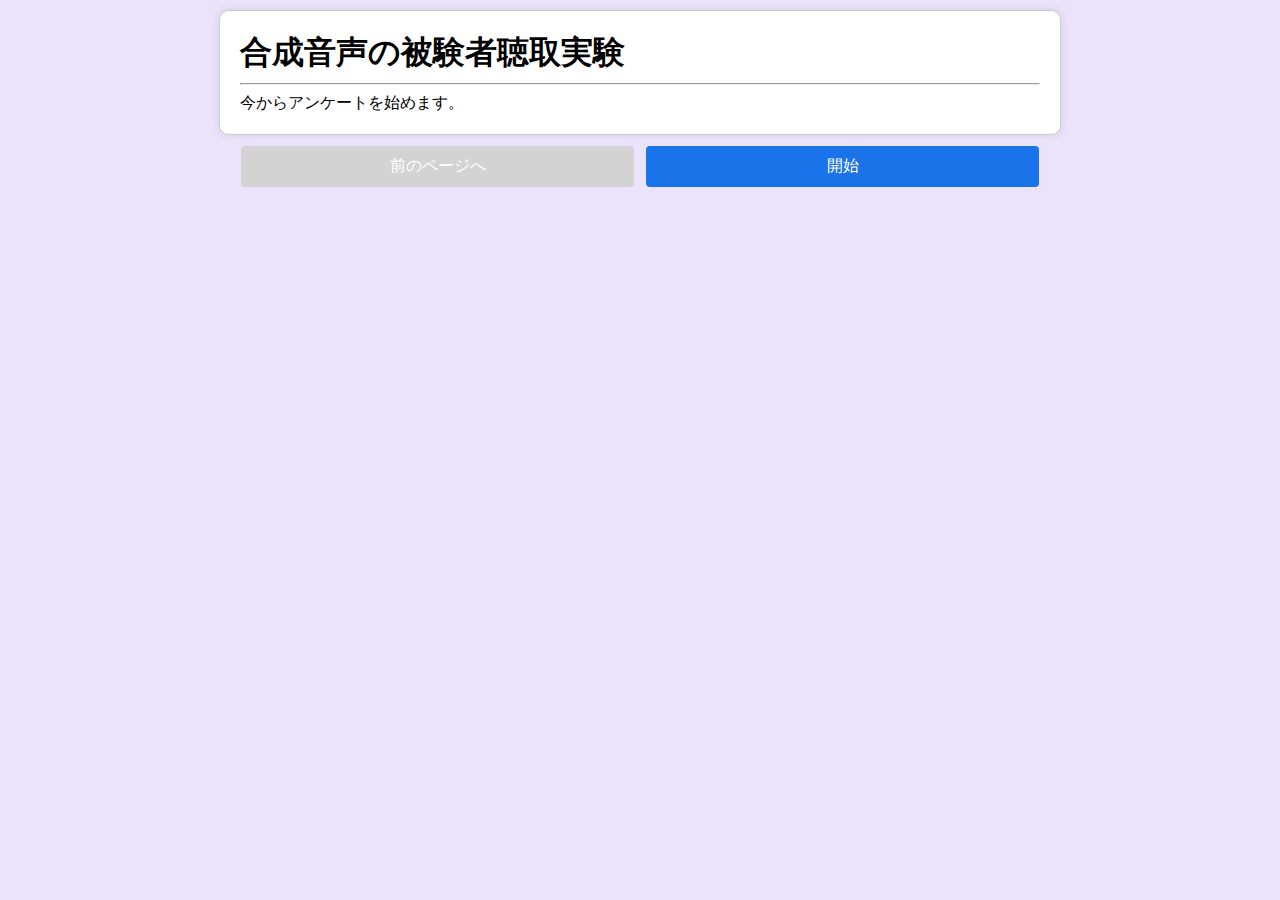
<file: index.html>
<!DOCTYPE html>
<html lang="ja">
  <head>
    <meta charset="UTF-8" />
    <meta name="viewport" content="width=device-width, initial-scale=1.0" />
    <!-- タイトル -->
    <title>音声聴取実験</title>
    <!-- ファビコンの設定 -->
    <link rel="icon" href="../image/logo_A3.ico" type="image/a3-icon" />
    <!-- 外部CSSファイルのリンク -->
    <link rel="stylesheet" href="./Styles.css" />
    <!-- 外部JSファイルのリンク -->
    <script src="./js/const.js"></script>
    <script src="./js/common.js"></script>
    <script src="./js/Script.js"></script>
    <!-- <script src="../js/Script.js"></script> -->
  </head>
  <body>
    <div class="header-container">
      <h1>合成音声の被験者聴取実験</h1>
      <hr />
      <p>今からアンケートを始めます。</p>
    </div>

    <!-- ボタン部分 -->
    <div class="button-group">
      <button type="button">前のページへ</button>
      <button type="submit" onclick="goToNextPage()">開始</button>
    </div>
  </body>
</html>
</file>
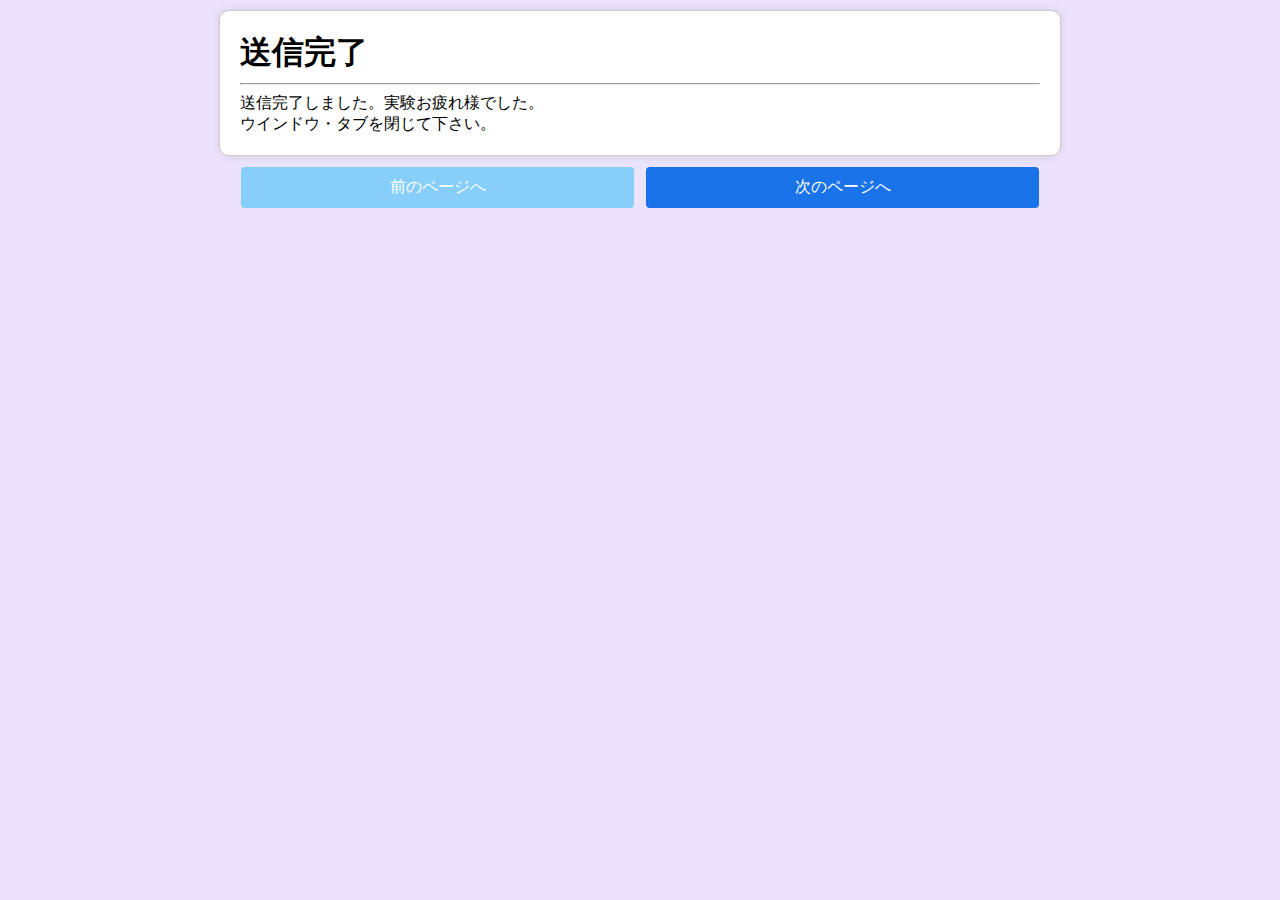
<file: html/confirm.html>
<!DOCTYPE html>
<html lang="ja">
  <head>
    <meta charset="UTF-8" />
    <meta name="viewport" content="width=device-width, initial-scale=1.0" />
    <!-- タイトル -->
    <title>音声聴取実験</title>
    <!-- ファビコンの設定 -->
    <link rel="icon" href="../image/logo_A3.ico" type="image/x-icon" />
    <!-- 外部CSSファイルのリンク -->
    <link rel="stylesheet" href="../Styles.css" />
    <!-- 外部JSファイルのリンク -->
    <script src="../js/const.js"></script>
    <script src="../js/common.js"></script>
    <script src="../js/confirm.js"></script>
  </head>
  <body>
    <div class="header-container">
      <h1>送信完了</h1>
      <hr />
      <p>
        送信完了しました。実験お疲れ様でした。<br />
        ウインドウ・タブを閉じて下さい。
      </p>
    </div>
    <!-- ボタン部分 -->
    <div id="container-button"></div>
  </body>
</html>
</file>
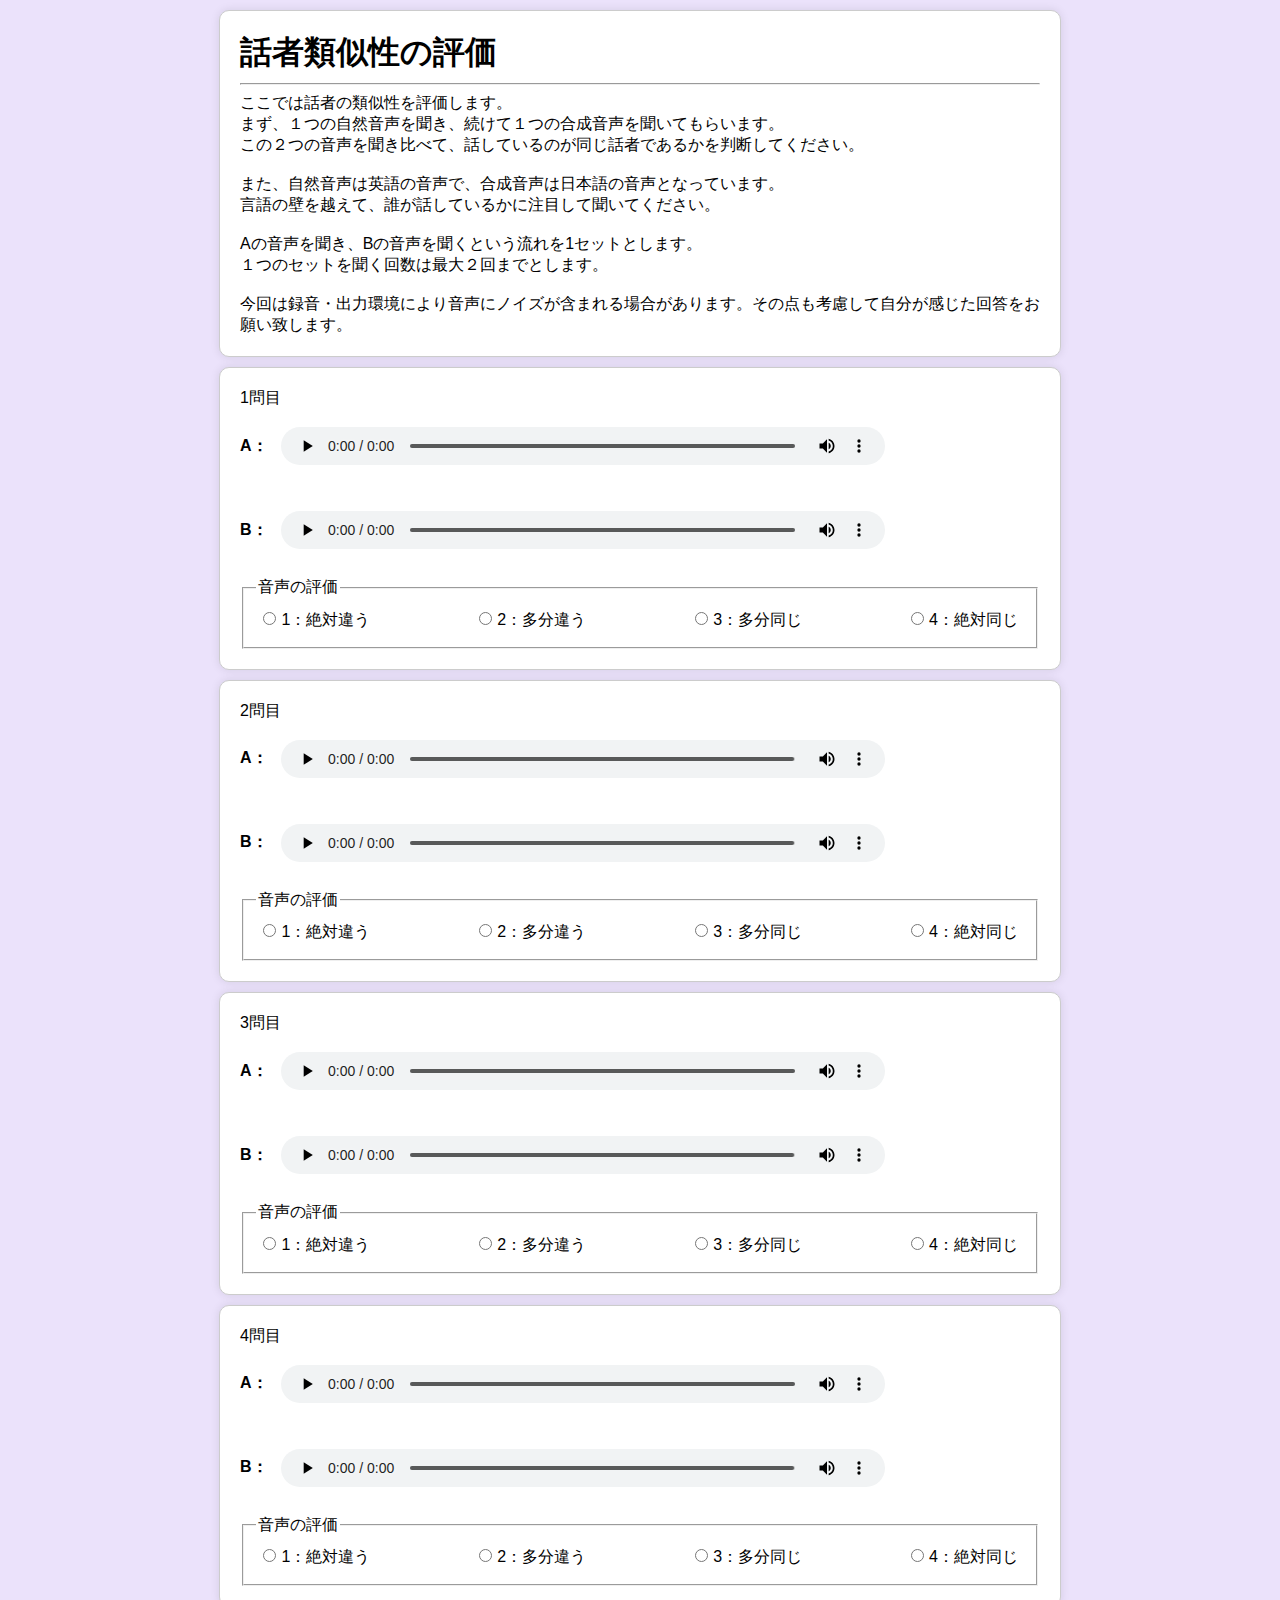
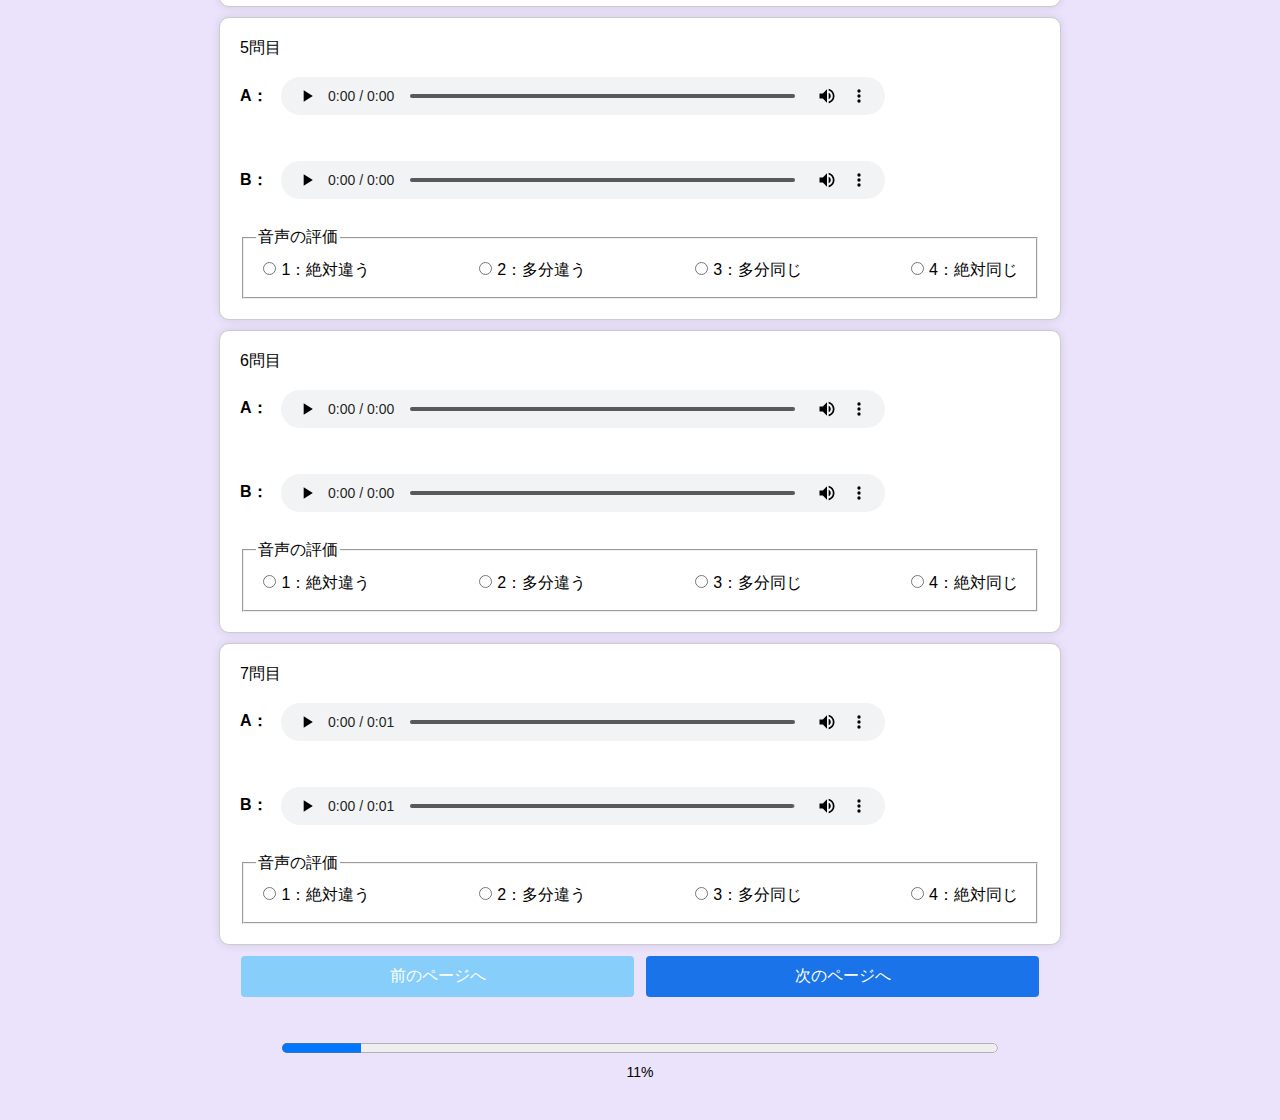
<file: html/dmos.html>
<!DOCTYPE html>
<html lang="ja">
  <head>
    <meta charset="UTF-8" />
    <meta name="viewport" content="width=device-width, initial-scale=1.0" />
    <!-- タイトル -->
    <title>音声聴取実験</title>
    <!-- ファビコンの設定 -->
    <link rel="icon" href="../image/logo_A3.ico" type="image/x-icon" />
    <!-- 外部CSSファイルのリンク -->
    <link rel="stylesheet" href="../Styles.css" />
    <!-- 外部JSファイルのリンク -->
    <script src="../js/const.js"></script>
    <script src="../js/common.js"></script>
    <script src="../js/dmos.js"></script>
  </head>
  <body>
    <div class="header-container">
      <h1>話者類似性の評価</h1>
      <hr />
      <p>
        ここでは話者の類似性を評価します。<br />
        まず、１つの自然音声を聞き、続けて１つの合成音声を聞いてもらいます。<br />
        この２つの音声を聞き比べて、話しているのが同じ話者であるかを判断してください。<br />
        <br />
        また、自然音声は英語の音声で、合成音声は日本語の音声となっています。<br />
        言語の壁を越えて、誰が話しているかに注目して聞いてください。<br />
        <br />
        Aの音声を聞き、Bの音声を聞くという流れを1セットとします。<br />
        １つのセットを聞く回数は最大２回までとします。<br />
        <br />
        今回は録音・出力環境により音声にノイズが含まれる場合があります。その点も考慮して自分が感じた回答をお願い致します。
      </p>
    </div>
    <form id="surveyForm">
      <div id="container-dmos"></div>
    </form>
    <!-- ボタン部分 -->
    <div id="container-button"></div>
    <div class="progress-container">
      <progress id="progress-bar" value="0" max="100"></progress>
      <span id="progress-text">0%</span>
    </div>
  </body>
</html>
</file>
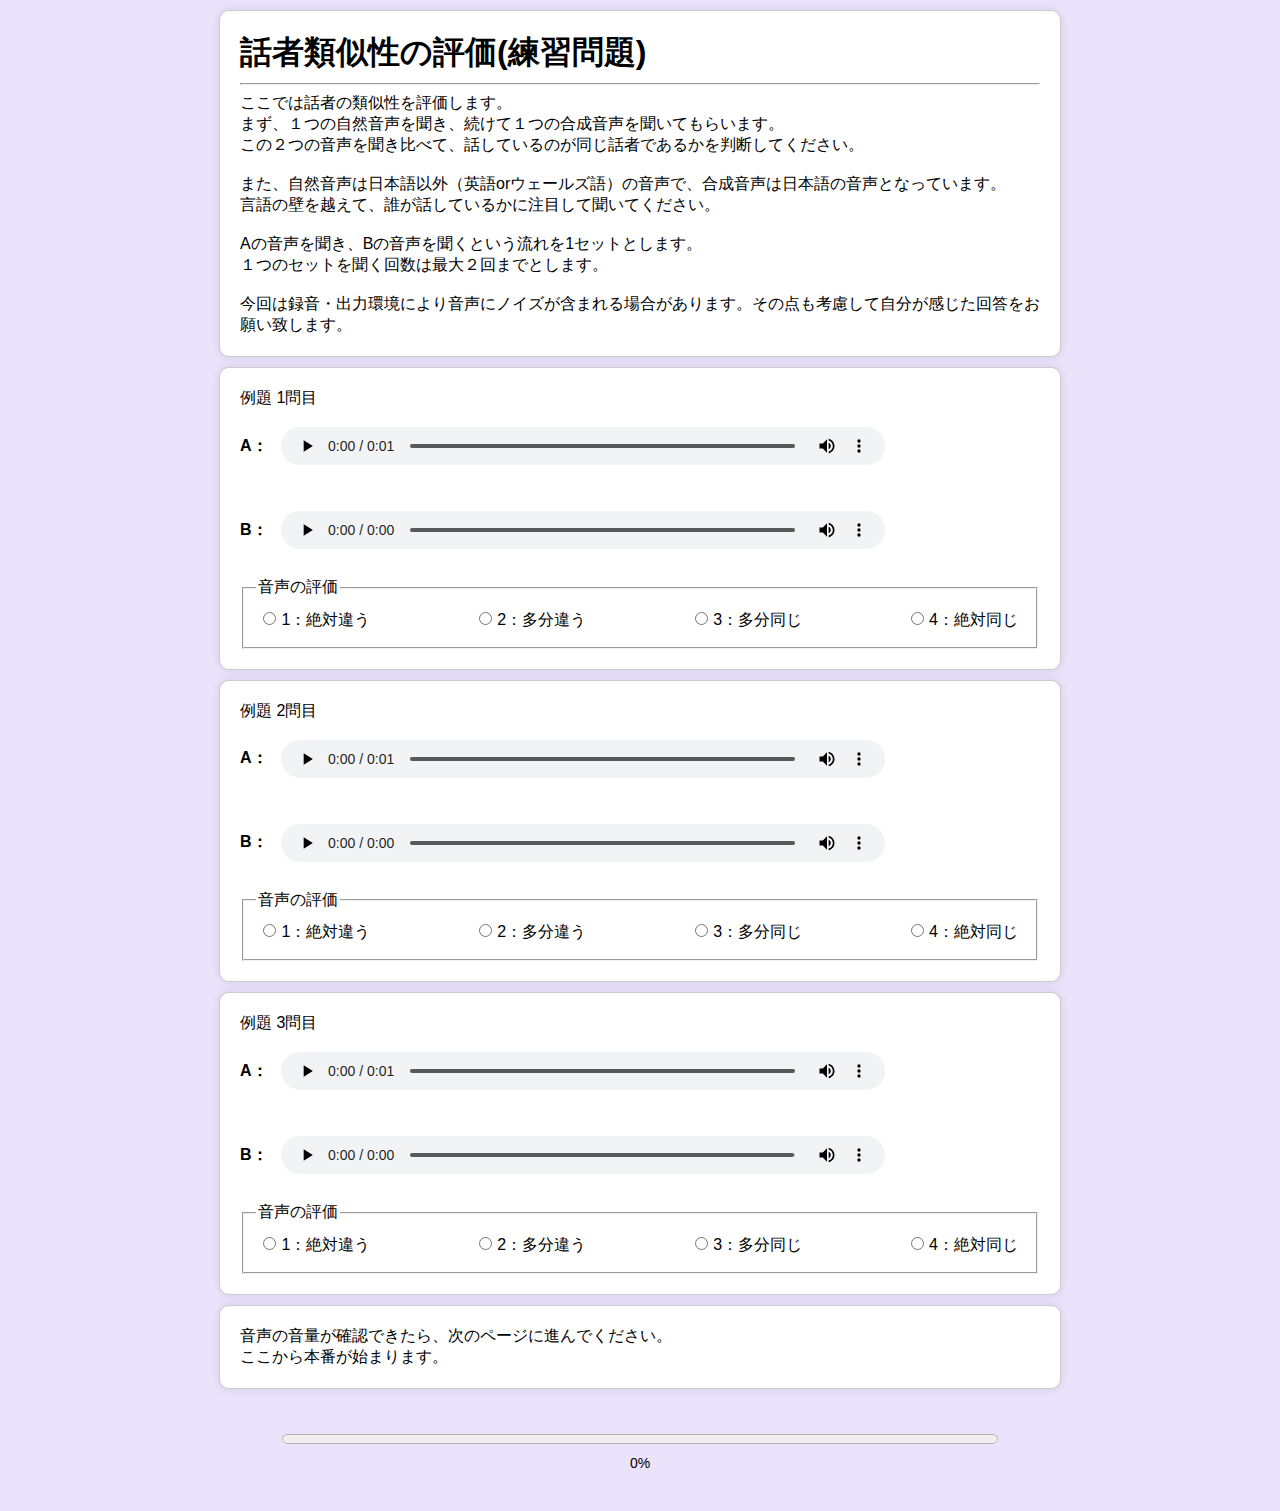
<file: html/dmos_pra.html>
<!DOCTYPE html>
<html lang="ja">
  <head>
    <meta charset="UTF-8" />
    <meta name="viewport" content="width=device-width, initial-scale=1.0" />
    <!-- タイトル -->
    <title>音声聴取実験</title>
    <!-- ファビコンの設定 -->
    <link rel="icon" href="../image/logo_A3.ico" type="image/x-icon" />
    <!-- 外部CSSファイルのリンク -->
    <link rel="stylesheet" href="../Styles.css" />
    <!-- 外部JSファイルのリンク -->
    <script src="../js/const.js"></script>
    <script src="../js/common.js"></script>
    <script src="../js/dmos_pra.js"></script>
  </head>
  <body>
    <div class="header-container">
      <h1>話者類似性の評価(練習問題)</h1>
      <hr />
      <p>
        ここでは話者の類似性を評価します。<br />
        まず、１つの自然音声を聞き、続けて１つの合成音声を聞いてもらいます。<br />
        この２つの音声を聞き比べて、話しているのが同じ話者であるかを判断してください。<br />
        <br />
        また、自然音声は日本語以外（英語orウェールズ語）の音声で、合成音声は日本語の音声となっています。<br />
        言語の壁を越えて、誰が話しているかに注目して聞いてください。<br />
        <br />
        Aの音声を聞き、Bの音声を聞くという流れを1セットとします。<br />
        １つのセットを聞く回数は最大２回までとします。<br />
        <br />
        今回は録音・出力環境により音声にノイズが含まれる場合があります。その点も考慮して自分が感じた回答をお願い致します。
      </p>
    </div>
    <form id="surveyForm">
      <div id="container-dmos"></div>
    </form>
    <div class="header-container">
      <p style="font-size: larger;"></p>
        音声の音量が確認できたら、次のページに進んでください。<br />
        ここから本番が始まります。
      </p>
    </div>
    <!-- ボタン部分 -->
    <div id="container-button"></div>
    <div class="progress-container">
      <progress id="progress-bar" value="0" max="100"></progress>
      <span id="progress-text">0%</span>
    </div>
  </body>
</html>
</file>
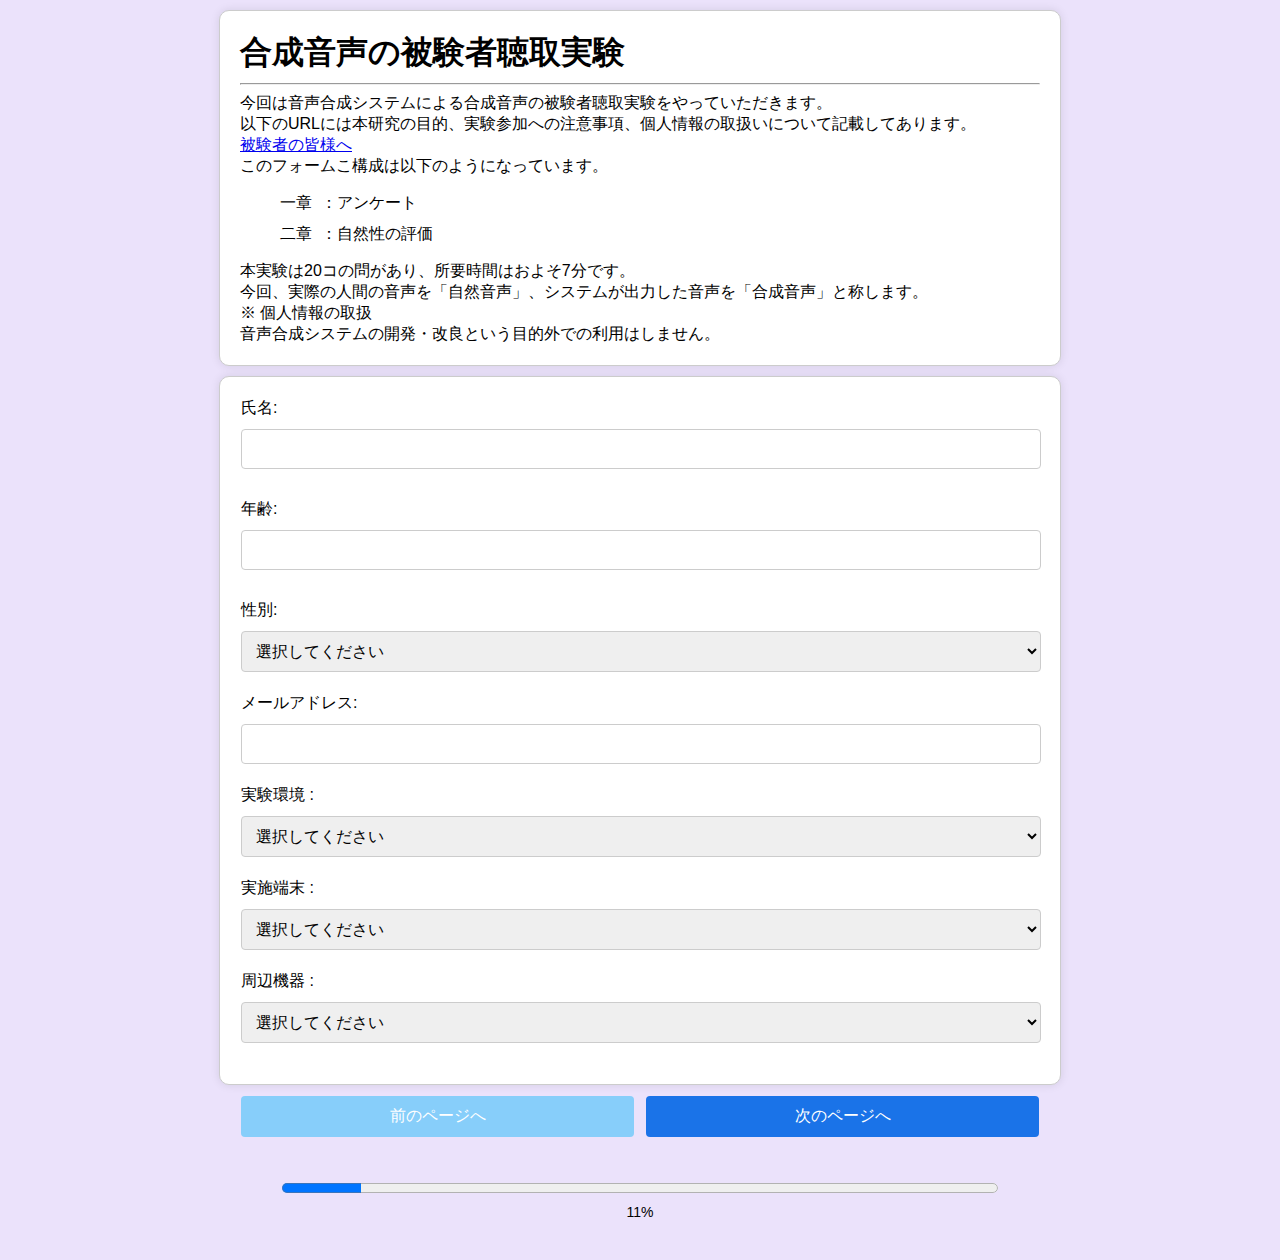
<file: html/form.html>
<!DOCTYPE html>
<html lang="ja">
  <head>
    <meta charset="UTF-8" />
    <meta name="viewport" content="width=device-width, initial-scale=1.0" />
    <!-- タイトル -->
    <title>音声聴取実験</title>
    <!-- ファビコンの設定 -->
    <link rel="icon" href="../image/logo_A3.ico" type="image/x-icon" />
    <!-- 外部CSSファイルのリンク -->
    <link rel="stylesheet" href="../Styles.css" />
    <!-- 外部JSファイルのリンク -->
    <script src="../js/const.js"></script>
    <script src="../js/common.js"></script>
    <script src="../js/form.js"></script>
  </head>
  <body>
    <div class="header-container">
      <h1>合成音声の被験者聴取実験</h1><hr>
      <p>
        今回は音声合成システムによる合成音声の被験者聴取実験をやっていただきます。<br />
        以下のURLには本研究の目的、実験参加への注意事項、個人情報の取扱いについて記載してあります。<br />
        <a href="https://drive.google.com/file/d/1nxfPEiBQWAbnBYN3mJYL_74pvuHFL56v/view?usp=drive_link" target="_blank">被験者の皆様へ</a><br />
        このフォームこ構成は以下のようになっています。<br />
        <ol class="chapter-list">
          <li>：アンケート</li>
          <li>：自然性の評価</li>
      </ol>
        本実験は20コの問があり、所要時間はおよそ7分です。<br />
        今回、実際の人間の音声を「自然音声」、システムが出力した音声を「合成音声」と称します。<br />
        ※ 個人情報の取扱<br />
        音声合成システムの開発・改良という目的外での利用はしません。
      </p>
    </div>
    <form id="surveyForm" >
      <div class="survey-container">
        <!-- アンケート部分 -->

        <div class="form-group">
          <label for="name">氏名:</label>
          <input type="text" id="name" name="name" required />
          <div id="nameError" class="error-message"></div>
        </div>
        <div class="form-group">
          <label for="age">年齢:</label>
          <input type="text" id="age" name="age" required />
          <div id="ageMessage" class="info-message">半角英数のみ</div>
          <div id="ageError" class="error-message"></div>
        </div>
        <div class="form-group">
          <label for="gender">性別:</label>
          <select id="gender" name="gender" required>
            <option value="" disabled selected>選択してください</option>
            <option value="male">男性</option>
            <option value="female">女性</option>
            <option value="other">その他</option>
          </select>
          <div id="genderError" class="error-message"></div>
        </div>
        <div class="form-group">
          <label for="email">メールアドレス:</label>
          <input type="email" id="email" name="email" required />
          <div id="emailError" class="error-message"></div>
        </div>
        <div class="form-group">
          <label for="environment">実験環境 :</label>
          <select id="environment" name="environment" required>
            <option value="" disabled selected>選択してください</option>
            <option value="quiet">静かな環境(推奨)</option>
            <option value="noisy">騒音のある環境</option>
          </select>
          <div id="environmentError" class="error-message"></div>
        </div>
        <div class="form-group">
          <label for="device">実施端末 :</label>
          <select id="device" name="device" required>
            <option value="" disabled selected>選択してください</option>
            <option value="pc">パソコン(推奨)</option>
            <option value="smartphone">スマートフォン</option>
            <option value="tablet">タブレット</option>
            <option value="other">その他</option>
          </select>
          <div id="deviceError" class="error-message"></div>
        </div>
        <div class="form-group">
          <label for="peripheral">周辺機器 :</label>
          <select id="peripheral" name="peripheral" required>
            <option value="" disabled selected>選択してください</option>
            <option value="headphone">ヘッドホン(推奨)</option>
            <option value="wired-earphone">イヤホン-有線(推奨)</option>
            <option value="wireless-earphone">イヤホン-無線</option>
            <option value="speaker">スピーカー</option>
            <option value="other">その他</option>
          </select>
          <div id="peripheralError" class="error-message"></div>
        </div>
      </div>
    </form>
      <!-- ボタン部分 -->
      <div id="container-button"></div>
    <div class="progress-container">
      <progress id="progress-bar" value="0" max="100"></progress>
      <span id="progress-text">0%</span>
    </div>
  </body>
</html>
</file>
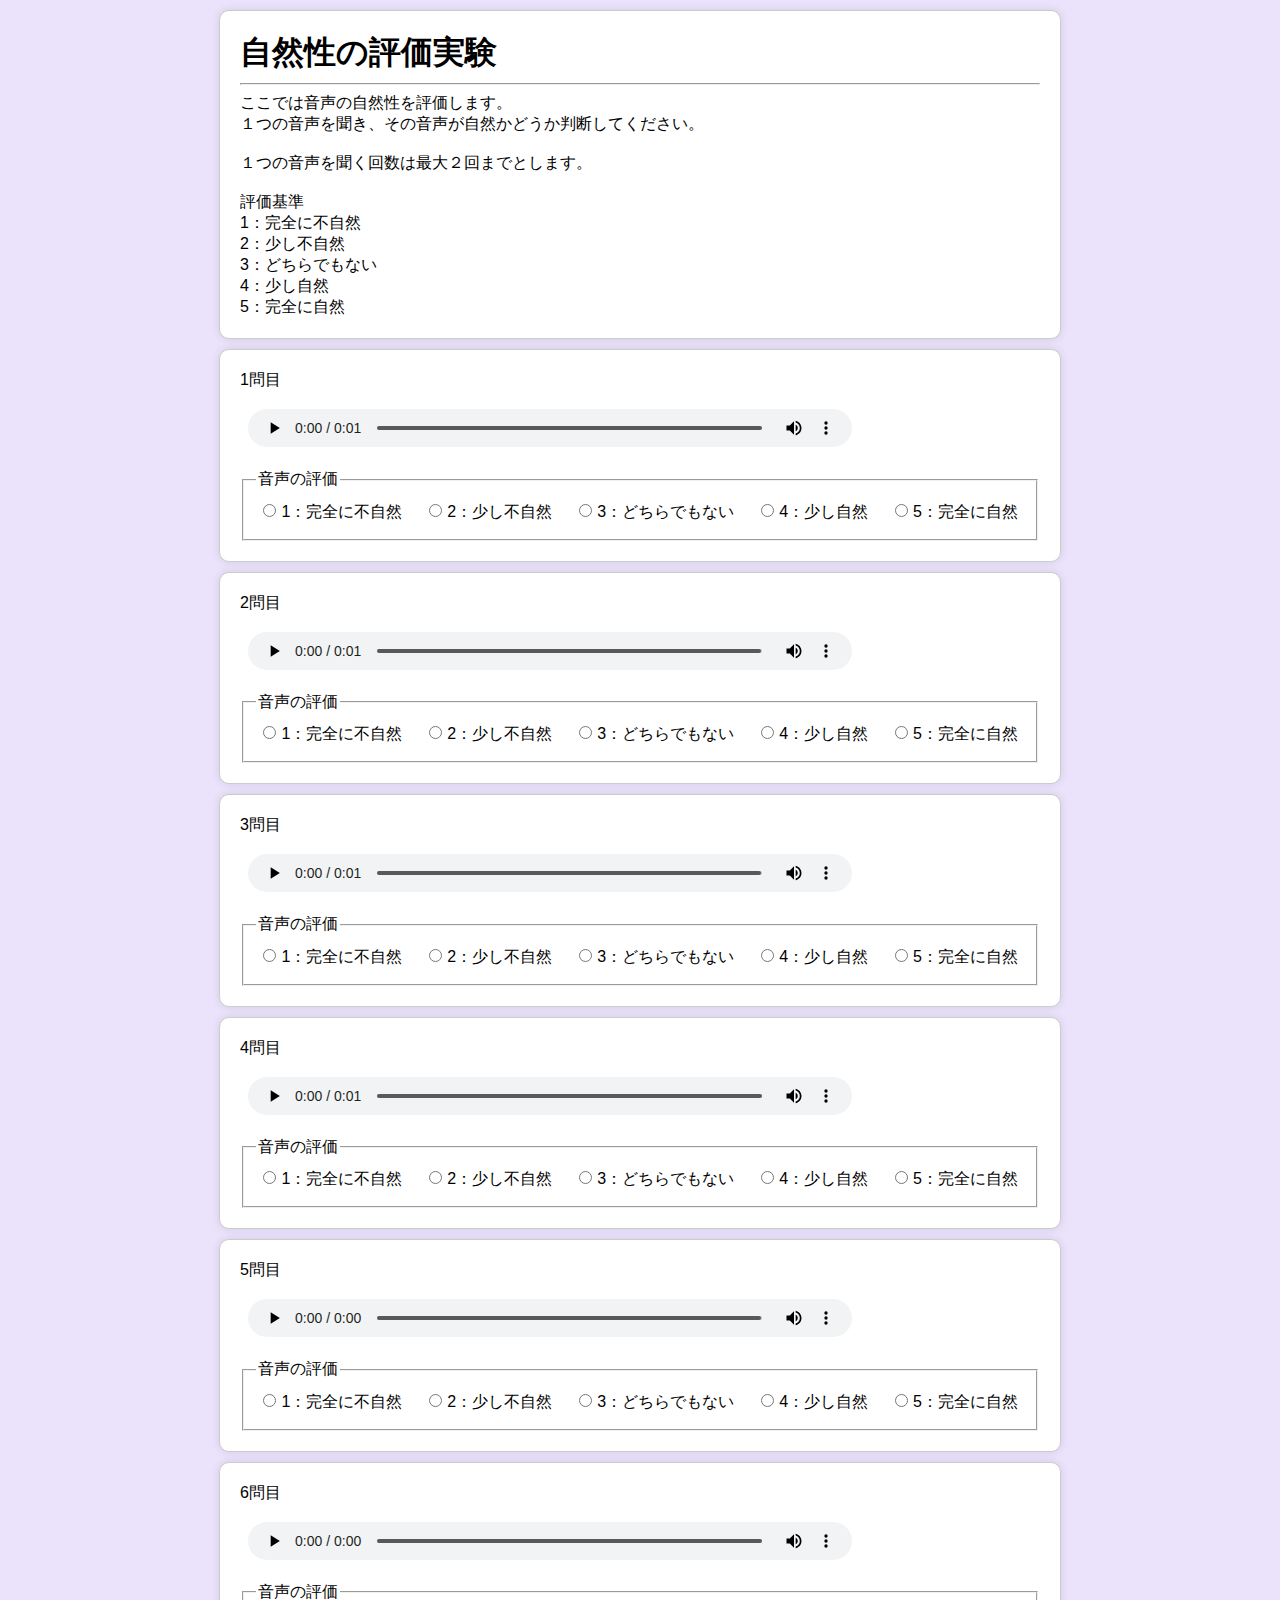
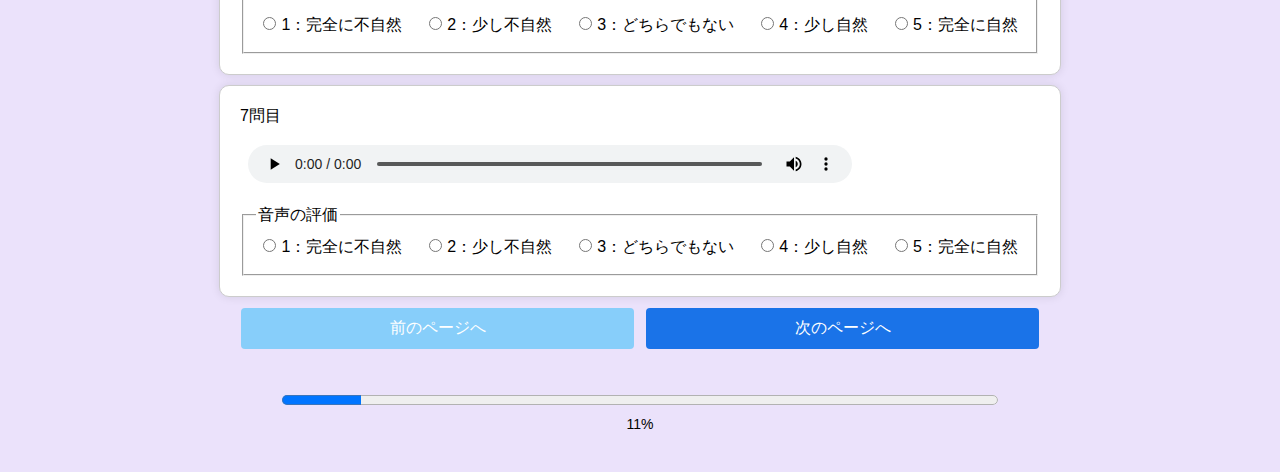
<file: html/mos.html>
<!DOCTYPE html>
<html lang="ja">
  <head>
    <meta charset="UTF-8" />
    <meta name="viewport" content="width=device-width, initial-scale=1.0" />
    <!-- タイトル -->
    <title>音声聴取実験</title>
    <!-- ファビコンの設定 -->
    <link rel="icon" href="../image/logo_A3.ico" type="image/x-icon" />
    <!-- 外部CSSファイルのリンク -->
    <link rel="stylesheet" href="../Styles.css" />
    <!-- 外部JSファイルのリンク -->
    <script src="../js/const.js"></script>
    <script src="../js/common.js"></script>
    <script src="../js/mos.js"></script>
  </head>
  <body>
    <div class="header-container">
      <h1>自然性の評価実験</h1>
      <hr />
      <p>
        ここでは音声の自然性を評価します。<br />
        １つの音声を聞き、その音声が自然かどうか判断してください。<br />
        <br />
        １つの音声を聞く回数は最大２回までとします。<br />
        <br />
      </p>
      <p>評価基準<br />
        1：完全に不自然<br />
        2：少し不自然<br />
        3：どちらでもない<br />
        4：少し自然<br />
        5：完全に自然<br />
      </p>
    </div>
    <form id="surveyForm">
      <div id="container-mos"></div>
    </form>
    <!-- ボタン部分 -->
    <div id="container-button"></div>
    <div class="progress-container">
      <progress id="progress-bar" value="0" max="100"></progress>
      <span id="progress-text">0%</span>
    </div>
  </body>
</html>
</file>
<file: Styles.css>
/* フォントを読み込む */
@font-face {
  font-family: "TopFont"; /* フォントの名前を指定 */
  src: url("./image/nicomoji-plus_v2.ttf") format("truetype"); /* フォントファイルへのパスと形式を指定 */
}

html {
  min-width: 600px; /* ウインドウの最小幅を800pxに設定 */
  /* min-height: 600px;  */
  /* ウインドウの最小高さを600pxに設定 */
}

/* Reset CSS */
body,
h1,
h2,
h3,
p,
ul,
li {
  margin: 0;
  padding: 0;
}

body {
  font-family: Arial, sans-serif;
  background-color: #ebe2fb;
}

/* 各要素のスタイル */
input[type="text"],
audio {
  margin-top: 10px;
  margin-bottom: 10px;
  align-items: center;
  width: 50%;
  min-width: 620px; /* コンテナの幅の最低値を設定 */
  padding: 8px;
  box-sizing: border-box;
}
button {
  flex: 1;
  padding: 5px;
  margin-left: 5px; /* text-to-synthesize と button の隙間 */
  width: 100%; /* ボタンの幅を変更 */
  height: 100%; /* ボタンの高さを変更 */
  text-align: center; /* ボタン内のテキストを中央揃えにする */
}

label,
input,
select,
button {
  margin: 1px;
}

/* アンケート調査用に追加した Style */

.chapter-list {
  list-style-type: none; /* デフォルトのリストスタイルを無効化 */
  counter-reset: chapter; /* カウンターをリセット */
}

.chapter-list > li {
  counter-increment: chapter; /* カウンターをインクリメント */
  margin-bottom: 10px;
}

.chapter-list > li::before {
  content: counter(chapter, cjk-ideographic) "章 "; /* 章番号をカスタムスタイルで表示 */
  /* font-weight: bold; */
  margin-right: 5px;
}

.radio-group {
  display: flex;
  flex-direction: row;
  justify-content: space-between;
}

.radio-group label {
  padding: 5px;
  transition: background-color 0.3s;
}

.radio-group label:hover {
  background-color: #f0f0f0;
}

.form-group {
  margin-bottom: 20px;
}

.form-group label {
  display: block;
  margin-bottom: 5px;
  /* font-weight: bold; */
}

.form-group input,
.form-group select {
  width: 100%;
  padding: 10px;
  margin-top: 5px;
  box-sizing: border-box;
  border: 1px solid #ccc;
  border-radius: 4px;
  font-size: 16px;
  outline: none;
  transition: border-color 0.3s;
}

.form-group input:focus,
.form-group select:focus {
  border-color: #1a73e8;
}

.survey-container {
  width: 70%;
  max-width: 800px;
  min-width: 670px; /* コンテナの幅の最低値を設定 */
  margin: 10px auto 10px auto;
  padding: 20px;
  background-color: #fff;
  border: 1px solid #ccc;
  border-radius: 10px;
  box-shadow: 0 0 10px rgba(0, 0, 0, 0.1);
}

.header-container {
  width: 70%;
  max-width: 800px;
  min-width: 670px; /* コンテナの幅の最低値を設定 */
  margin: 10px auto 10px auto;
  padding: 20px;
  background-color: #fff;
  border: 1px solid #ccc;
  border-radius: 10px;
  box-shadow: 0 0 10px rgba(0, 0, 0, 0.1);
}

/* ボタングループ */
.button-group {
  display: flex;
  justify-content: space-between;
  width: 70%;
  max-width: 800px;
  margin: 10px auto 10px auto;
  gap: 10px; /* ボタン間に10pxのスペースを設定 */
}

.button-group button {
  width: 48%;
  padding: 10px;
  border: none;
  border-radius: 4px;
  font-size: 16px;
  cursor: pointer;
  background-color: #1a73e8;
  color: white;
  transition: background-color 0.3s;
}

.button-group button:hover {
  background-color: #0c57c7;
}

.button-group button[type="button"] {
  background-color: #d3d3d3;
  cursor: not-allowed; /* カーソルを変更 */
}

.button-group button[type="before"] {
  background-color: #87cefa;
  /* cursor: not-allowed; カーソルを変更 */
}

.button-group button[type="button"]:hover {
  background-color: #d3d3d3; /* ホバー時の色変更を防ぐ */
}

/* 進捗 */
.progress-container {
  width: 70%;
  text-align: center;
  margin: 40px auto 40px auto;
}

progress {
  width: 80%;
  height: 20px;
}

#progress-text {
  font-size: 14px;
  margin-top: 5px;
  display: block;
}

/* メッセージ */
.error-message {
  color: red;
  font-size: 0.9em;
}

.info-message {
  color: blue;
  font-size: 0.9em;
  display: none; /* 初期状態では非表示 */
}

.audio-wrapper {
  display: flex;
  align-items: center;
  margin-bottom: 10px;
}

.audio-wrapper span {
  margin-right: 5px;
  font-weight: bold;
}

/* リッカートスケール */
.likert-group {
  display: flex;
  flex-direction: column;
  align-items: center;
  width: 100%; /* コンテナの幅を100%に設定 */
}

.likert-group input[type="range"] {
  width: 85%; /* スライダーの幅を100%に設定 */
}

.likert-labels {
  display: flex;
  justify-content: space-between;
  width: 100%;
  margin-top: 5px;
}

.likert-labels span {
  flex: 1;
  text-align: center;
  position: relative;
}

.likert-labels span::before {
  content: '';
  position: absolute;
  top: -10px; /* ラベルの上に目盛りを表示 */
  left: 50%;
  transform: translateX(-50%);
  width: 2px;
  height: 10px;
  background-color: black; /* 目盛りの色 */
}

/* スマホ対応のスタイル */
@media (max-width: 600px) {
  html {
    min-width: 100%; /* ウインドウの最小幅を100%に設定 */
  }

  body {
    font-size: 14px; /* フォントサイズを小さくする */
  }

  input[type="text"],
  audio {
    width: 100%; /* コンテナの幅を100%に設定 */
    min-width: auto; /* 最小幅を解除 */
    padding: 6px; /* パディングを小さくする */
  }

  button {
    width: 100%; /* ボタンの幅を100%に設定 */
    height: auto; /* ボタンの高さを自動に設定 */
    margin-left: 0; /* 左のマージンを解除 */
    margin-top: 10px; /* 上にマージンを追加 */
  }

  .header-container,
  .survey-container {
    width: 90%; /* コンテナの幅を90%に設定 */
    max-width: none; /* 最大幅を解除 */
    min-width: auto; /* 最小幅を解除 */
    padding: 10px; /* パディングを小さくする */
  }

  .button-group {
    flex-direction: column; /* ボタンを縦に並べる */
    width: 80%; /* 幅を100%に設定 */
    gap: 5px; /* ボタン間のスペースを小さくする */
  }

  .button-group button {
    width: 100%; /* ボタンの幅を100%に設定 */
  }

  .progress-container {
    width: 90%; /* コンテナの幅を90%に設定 */
  }
}
</file>
